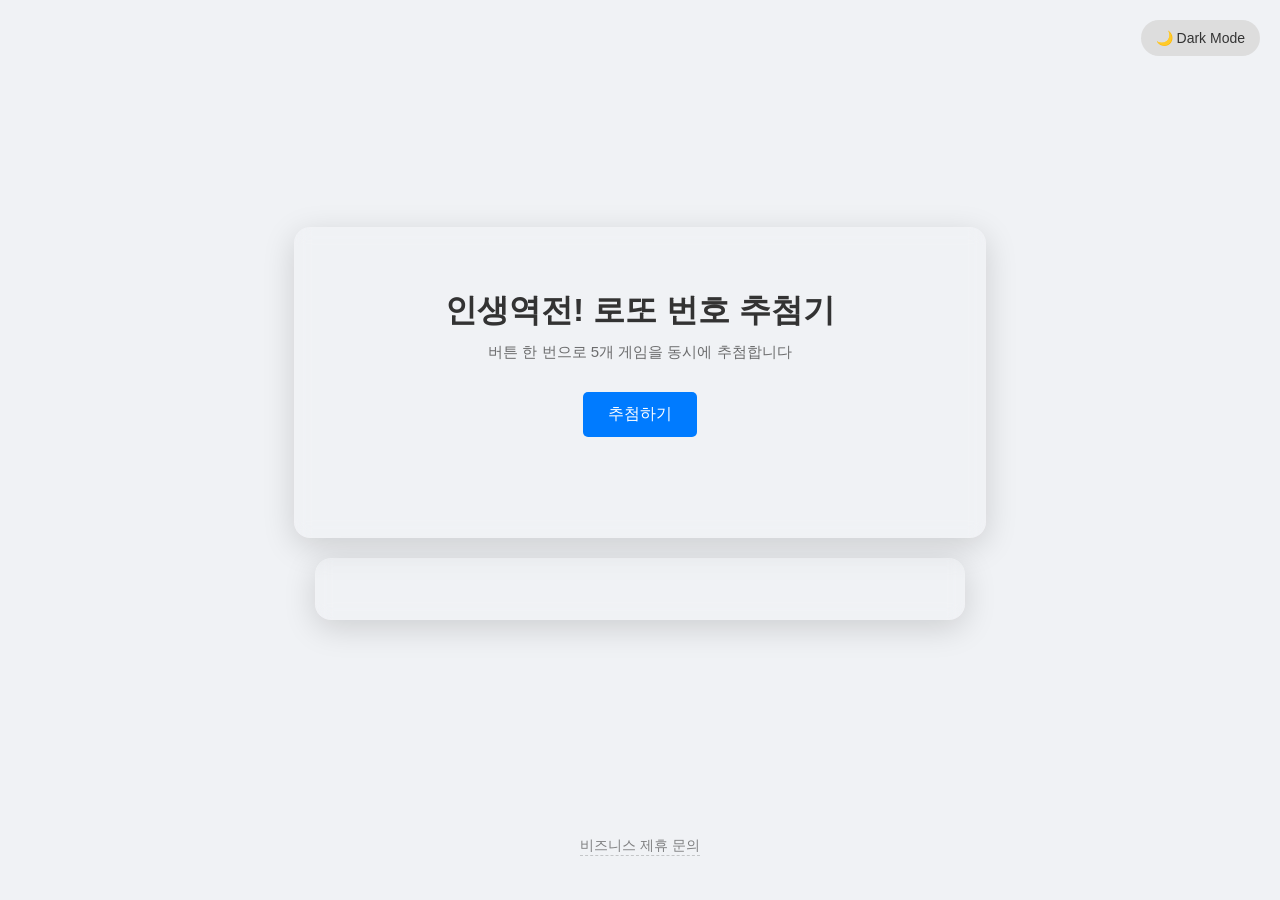
<file: index.html>
<!doctype html>
<html lang="ko">
<head>
  <!-- Google tag (gtag.js) -->
  <script async src="https://www.googletagmanager.com/gtag/js?id=G-Q3KY8VD3ZP"></script>
  <script>
    window.dataLayer = window.dataLayer || [];
    function gtag(){dataLayer.push(arguments);}
    gtag('js', new Date());

    gtag('config', 'G-Q3KY8VD3ZP');
  </script>
  <!-- Microsoft Clarity -->
  <script type="text/javascript">
      (function(c,l,a,r,i,t,y){
          c[a]=c[a]||function(){(c[a].q=c[a].q||[]).push(arguments)};
          t=l.createElement(r);t.async=1;t.src="https://www.clarity.ms/tag/"+i;
          y=l.getElementsByTagName(r)[0];y.parentNode.insertBefore(t,y);
      })(window, document, "clarity", "script", "x297ptvchc");
  </script>
  <meta charset="UTF-8" />
  <meta name="viewport" content="width=device-width, initial-scale=1.0" />
  <title>인생역전! 로또 번호 추첨기</title>
  <link href="style.css" rel="stylesheet">
</head>
<body>
  <button id="theme-toggle">🌙 Dark Mode</button>
  <div class="container">
    <h1>인생역전! 로또 번호 추첨기</h1>
    <p class="subtitle">버튼 한 번으로 5개 게임을 동시에 추첨합니다</p>
    <button id="generate-button">추첨하기</button>
    <div id="numbers-display"></div>
  </div>

  <div class="comments-container"></div>

  <footer>
    <a href="partnership.html" class="footer-link">비즈니스 제휴 문의</a>
  </footer>

  <script defer type="text/javascript" src="main.js"></script>
</body>
</html>
</file>
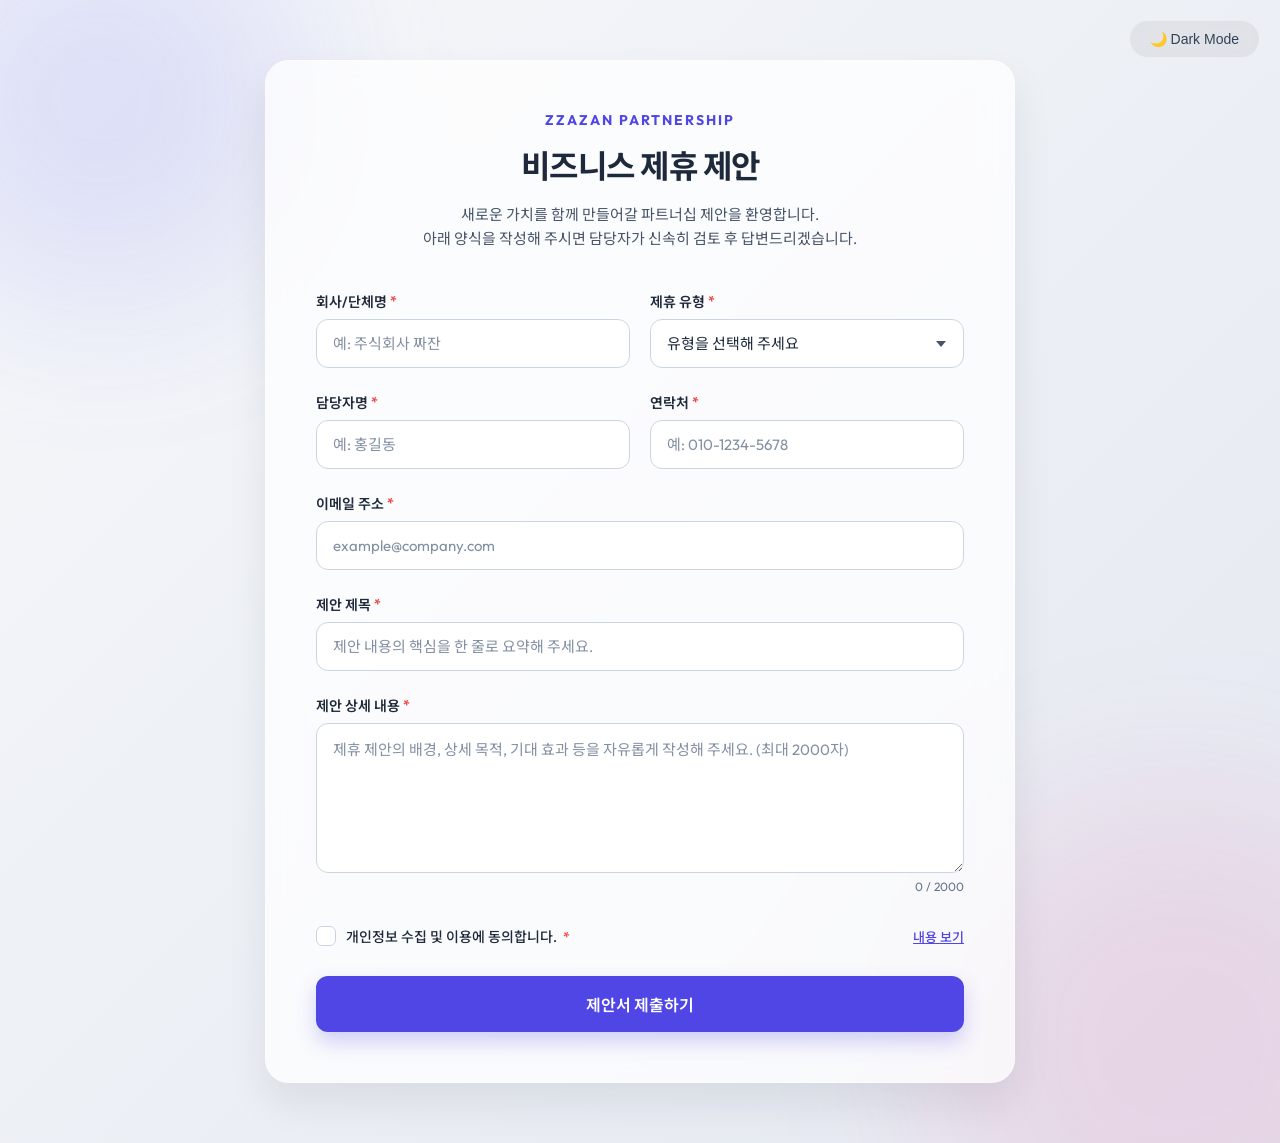
<file: partnership.html>
<!DOCTYPE html>
<html lang="ko">
<head>
  <!-- Google tag (gtag.js) -->
  <script async src="https://www.googletagmanager.com/gtag/js?id=G-Q3KY8VD3ZP"></script>
  <script>
    window.dataLayer = window.dataLayer || [];
    function gtag(){dataLayer.push(arguments);}
    gtag('js', new Date());

    gtag('config', 'G-Q3KY8VD3ZP');
  </script>
  <!-- Microsoft Clarity -->
  <script type="text/javascript">
      (function(c,l,a,r,i,t,y){
          c[a]=c[a]||function(){(c[a].q=c[a].q||[]).push(arguments)};
          t=l.createElement(r);t.async=1;t.src="https://www.clarity.ms/tag/"+i;
          y=l.getElementsByTagName(r)[0];y.parentNode.insertBefore(t,y);
      })(window, document, "clarity", "script", "x297ptvchc");
  </script>
  <meta charset="UTF-8">
  <meta name="viewport" content="width=device-width, initial-scale=1.0">
  <title>비즈니스 제휴 문의 | Zzazan</title>
  <meta name="description" content="Zzazan과의 비즈니스 제휴 및 파트너십 문의 양식입니다. 제안을 남겨주시면 검토 후 연락드리겠습니다.">
  <link rel="stylesheet" href="partnership.css">
  <link rel="preconnect" href="https://fonts.googleapis.com">
  <link rel="preconnect" href="https://fonts.gstatic.com" crossorigin>
  <link href="https://fonts.googleapis.com/css2?family=Outfit:wght@300;400;500;600;700&family=Noto+Sans+KR:wght@300;400;500;700&display=swap" rel="stylesheet">
</head>
<body>
  <!-- Dark/Light Theme Toggle -->
  <button id="theme-toggle" class="theme-toggle-btn" aria-label="테마 전환">🌙 Dark Mode</button>

  <div class="background-decorations">
    <div class="circle circle-1"></div>
    <div class="circle circle-2"></div>
  </div>

  <main class="form-container">
    <header class="form-header">
      <div class="logo">Zzazan Partnership</div>
      <h1>비즈니스 제휴 제안</h1>
      <p class="subtitle">새로운 가치를 함께 만들어갈 파트너십 제안을 환영합니다.<br>아래 양식을 작성해 주시면 담당자가 신속히 검토 후 답변드리겠습니다.</p>
    </header>

    <!--
      [Formspree 설정 안내]
      action의 'YOUR_FORMSPREE_ID' 부분을 발급받으신 Formspree Form ID로 변경해 주세요.
      예시: https://formspree.io/f/xbjnqwdz
    -->
    <form id="partnership-form" action="https://formspree.io/f/meewjbzp" method="POST" class="partnership-form">
      
      <!-- Hidden Honeypot field to prevent spam (Formspree feature) -->
      <input type="text" name="_gotcha" style="display:none">

      <div class="form-grid">
        <!-- 회사/단체명 -->
        <div class="form-group">
          <label for="company">회사/단체명 <span class="required">*</span></label>
          <input type="text" id="company" name="company" required placeholder="예: 주식회사 짜잔" autocomplete="organization">
          <span class="error-msg">회사 또는 단체명을 입력해 주세요.</span>
        </div>

        <!-- 제휴 유형 -->
        <div class="form-group">
          <label for="partnership-type">제휴 유형 <span class="required">*</span></label>
          <div class="select-wrapper">
            <select id="partnership-type" name="partnership_type" required>
              <option value="" disabled selected>유형을 선택해 주세요</option>
              <option value="marketing">마케팅 / 프로모션 제휴</option>
              <option value="content">콘텐츠 라이선싱 및 제공</option>
              <option value="technology">기술 협력 및 API 연동</option>
              <option value="sales">판매 / 총판 대리점 문의</option>
              <option value="other">기타 비즈니스 협력</option>
            </select>
          </div>
          <span class="error-msg">제휴 유형을 선택해 주세요.</span>
        </div>

        <!-- 담당자명 -->
        <div class="form-group">
          <label for="name">담당자명 <span class="required">*</span></label>
          <input type="text" id="name" name="name" required placeholder="예: 홍길동" autocomplete="name">
          <span class="error-msg">담당자명을 입력해 주세요.</span>
        </div>

        <!-- 연락처 전화번호 -->
        <div class="form-group">
          <label for="phone">연락처 <span class="required">*</span></label>
          <input type="tel" id="phone" name="phone" required placeholder="예: 010-1234-5678" autocomplete="tel">
          <span class="error-msg">올바른 연락처를 입력해 주세요.</span>
        </div>

        <!-- 담당자 이메일 (전체 너비) -->
        <div class="form-group full-width">
          <label for="email">이메일 주소 <span class="required">*</span></label>
          <input type="email" id="email" name="email" required placeholder="example@company.com" autocomplete="email">
          <span class="error-msg">올바른 이메일 형식을 입력해 주세요.</span>
        </div>

        <!-- 제안 제목 (전체 너비) -->
        <div class="form-group full-width">
          <label for="title">제안 제목 <span class="required">*</span></label>
          <input type="text" id="title" name="title" required placeholder="제안 내용의 핵심을 한 줄로 요약해 주세요.">
          <span class="error-msg">제목을 입력해 주세요.</span>
        </div>

        <!-- 제안 상세 내용 (전체 너비) -->
        <div class="form-group full-width">
          <label for="message">제안 상세 내용 <span class="required">*</span></label>
          <textarea id="message" name="message" required placeholder="제휴 제안의 배경, 상세 목적, 기대 효과 등을 자유롭게 작성해 주세요. (최대 2000자)" maxlength="2000"></textarea>
          <div class="char-count"><span id="current-chars">0</span> / 2000</div>
          <span class="error-msg">상세 내용을 입력해 주세요.</span>
        </div>

        <!-- 개인정보 수집 동의 (전체 너비) -->
        <div class="form-group full-width checkbox-group">
          <label class="checkbox-container">
            <input type="checkbox" id="privacy-agreement" required name="privacy_agreement" value="agreed">
            <span class="checkmark"></span>
            <span class="checkbox-text">개인정보 수집 및 이용에 동의합니다. <span class="required">*</span></span>
          </label>
          <a href="#" class="privacy-link" onclick="alert('제휴 문의 처리 목적으로 회사명, 담당자명, 연락처, 이메일을 수집하며, 검토 완료 후 1년간 보관 후 파기합니다.')">내용 보기</a>
          <span class="error-msg">개인정보 수집 및 이용에 동의해야 문의 접수가 가능합니다.</span>
        </div>
      </div>

      <!-- 제출 버튼 -->
      <button type="submit" id="submit-btn" class="submit-btn">
        <span class="btn-text">제안서 제출하기</span>
        <span class="spinner" aria-hidden="true"></span>
      </button>
    </form>

    <!-- Success Screen (Hidden by default) -->
    <div id="success-message" class="status-card success-card" style="display: none;">
      <div class="icon-circle">
        <svg class="checkmark-svg" viewBox="0 0 52 52">
          <circle class="checkmark-circle" cx="26" cy="26" r="25" fill="none"/>
          <path class="checkmark-check" fill="none" d="M14.1 27.2l7.1 7.2 16.7-16.8"/>
        </svg>
      </div>
      <h2>제안이 성공적으로 접수되었습니다!</h2>
      <p>보내주신 제휴 제안 내용을 소중히 검토한 후, 기재해주신 이메일 또는 연락처를 통해 영업일 기준 3~5일 이내에 연락드리겠습니다.</p>
      <button id="reset-btn" class="secondary-btn">새 문의 작성하기</button>
    </div>

    <!-- Error Screen (Hidden by default) -->
    <div id="error-message" class="status-card error-card" style="display: none;">
      <div class="icon-circle error-icon">
        <svg class="error-svg" viewBox="0 0 52 52">
          <circle class="error-circle" cx="26" cy="26" r="25" fill="none"/>
          <path class="error-line1" d="M16 16 36 36"/>
          <path class="error-line2" d="M36 16 16 36"/>
        </svg>
      </div>
      <h2>제출에 실패했습니다</h2>
      <p>서버 통신 중 오류가 발생했거나 Formspree ID가 아직 설정되지 않았습니다. 잠시 후 다시 시도해 주세요.</p>
      <button id="retry-btn" class="secondary-btn">다시 시도하기</button>
    </div>
  </main>

  <script src="partnership.js"></script>
</body>
</html>
</file>
<file: style.css>
:root {
  --bg-color: #f0f2f5;
  --text-color: #333;
  --btn-bg: #007bff;
  --btn-hover: #0056b3;
  --ball-bg: #ff6b6b;
  --ball-text: white;
  --toggle-bg: #ddd;
  --toggle-text: #333;
}

[data-theme="dark"] {
  --bg-color: #18191a;
  --text-color: #e4e6eb;
  --btn-bg: #3a3b3c;
  --btn-hover: #4e4f50;
  --ball-bg: #ff4757;
  --ball-text: white;
  --toggle-bg: #333;
  --toggle-text: #f0f0f0;
}

body {
  font-family: 'Arial', sans-serif;
  display: flex;
  flex-direction: column;
  align-items: center;
  justify-content: flex-start;
  min-height: 100vh;
  box-sizing: border-box;
  padding: 45px 20px;
  background-color: var(--bg-color);
  color: var(--text-color);
  margin: 0;
  transition: background-color 0.3s ease, color 0.3s ease;
}

h1 {
  color: var(--text-color);
  margin-bottom: 30px;
}

#theme-toggle {
  position: absolute;
  top: 20px;
  right: 20px;
  padding: 10px 15px;
  font-size: 14px;
  background-color: var(--toggle-bg);
  color: var(--toggle-text);
  border: none;
  border-radius: 20px;
  cursor: pointer;
  transition: background-color 0.3s ease;
}

#theme-toggle:hover {
  opacity: 0.8;
}

#generate-button {
  padding: 12px 25px;
  font-size: 16px;
  color: white;
  background-color: var(--btn-bg);
  border: none;
  border-radius: 5px;
  cursor: pointer;
  transition: background-color 0.3s ease;
  margin-bottom: 30px;
}

#generate-button:hover {
  background-color: var(--btn-hover);
}

.container {
  max-width: 650px;
  width: 100%;
  padding: 40px 20px;
  text-align: center;
  background: rgba(255, 255, 255, 0.02);
  border: 1px solid rgba(255, 255, 255, 0.05);
  border-radius: 16px;
  box-shadow: 0 8px 32px 0 rgba(0, 0, 0, 0.15);
  backdrop-filter: blur(8px);
  -webkit-backdrop-filter: blur(8px);
  margin-top: auto;
  margin-bottom: 20px;
}

.comments-container {
  max-width: 650px;
  width: 100%;
  padding: 30px;
  background: rgba(255, 255, 255, 0.02);
  border: 1px solid rgba(255, 255, 255, 0.05);
  border-radius: 16px;
  box-shadow: 0 8px 32px 0 rgba(0, 0, 0, 0.15);
  backdrop-filter: blur(8px);
  -webkit-backdrop-filter: blur(8px);
  margin-bottom: auto;
  box-sizing: border-box;
}

.subtitle {
  color: var(--text-color);
  opacity: 0.7;
  margin-top: -20px;
  margin-bottom: 30px;
  font-size: 15px;
}

#numbers-display {
  display: flex;
  flex-direction: column;
  gap: 15px;
  padding: 10px 0;
  margin-top: 10px;
}

.game-row {
  display: flex;
  align-items: center;
  justify-content: space-between;
  padding: 12px 20px;
  background-color: rgba(0, 0, 0, 0.02);
  border: 1px solid rgba(0, 0, 0, 0.04);
  border-radius: 12px;
  transition: transform 0.2s ease, background-color 0.2s ease;
}

[data-theme="dark"] .game-row {
  background-color: rgba(255, 255, 255, 0.02);
  border: 1px solid rgba(255, 255, 255, 0.04);
}

.game-row:hover {
  transform: translateY(-1px);
  background-color: rgba(0, 0, 0, 0.04);
}

[data-theme="dark"] .game-row:hover {
  background-color: rgba(255, 255, 255, 0.04);
}

.game-label {
  font-weight: bold;
  font-size: 16px;
  color: var(--text-color);
  opacity: 0.9;
}

.balls-container {
  display: flex;
  gap: 10px;
}

.lottery-number {
  width: 42px;
  height: 42px;
  background-color: var(--ball-bg);
  color: var(--ball-text);
  border-radius: 50%;
  display: flex;
  justify-content: center;
  align-items: center;
  font-size: 16px;
  font-weight: bold;
  box-shadow: 0 4px 8px rgba(0, 0, 0, 0.1);
  transition: transform 0.3s cubic-bezier(0.175, 0.885, 0.32, 1.275), opacity 0.3s ease;
  animation: popIn 0.4s cubic-bezier(0.175, 0.885, 0.32, 1.275) forwards;
}

@keyframes popIn {
  from {
    opacity: 0;
    transform: scale(0.6) rotate(-90deg);
  }
  to {
    opacity: 1;
    transform: scale(1) rotate(0deg);
  }
}

/* 로또 번호 대역별 5가지 색상 (대한민국 공식 로또 기준) */
.ball-color-1 {
  background: linear-gradient(135deg, #fef08a 0%, #facc15 100%) !important; /* 1 ~ 10: 노랑 */
  color: #2c2c2c !important;
  text-shadow: none !important;
  box-shadow: 0 4px 8px rgba(234, 179, 8, 0.2), inset 0 2px 4px rgba(255, 255, 255, 0.4);
}
.ball-color-2 {
  background: linear-gradient(135deg, #93c5fd 0%, #2563eb 100%) !important; /* 11 ~ 20: 파랑 */
  box-shadow: 0 4px 8px rgba(37, 99, 235, 0.2), inset 0 2px 4px rgba(255, 255, 255, 0.3);
}
.ball-color-3 {
  background: linear-gradient(135deg, #fca5a5 0%, #dc2626 100%) !important; /* 21 ~ 30: 빨강 */
  box-shadow: 0 4px 8px rgba(220, 38, 38, 0.2), inset 0 2px 4px rgba(255, 255, 255, 0.3);
}
.ball-color-4 {
  background: linear-gradient(135deg, #d1d5db 0%, #4b5563 100%) !important; /* 31 ~ 40: 회색 */
  box-shadow: 0 4px 8px rgba(75, 85, 99, 0.2), inset 0 2px 4px rgba(255, 255, 255, 0.3);
}
.ball-color-5 {
  background: linear-gradient(135deg, #86efac 0%, #16a34a 100%) !important; /* 41 ~ 45: 초록 */
  box-shadow: 0 4px 8px rgba(22, 163, 74, 0.2), inset 0 2px 4px rgba(255, 255, 255, 0.3);
}

@media (max-width: 500px) {
  .game-row {
    flex-direction: column;
    gap: 12px;
    padding: 15px;
  }
  .balls-container {
    gap: 6px;
  }
  .lottery-number {
    width: 36px;
    height: 36px;
    font-size: 14px;
  }
}

footer {
  margin-top: 35px;
  text-align: center;
  font-size: 14px;
  width: 100%;
}

.footer-link {
  color: var(--text-color);
  opacity: 0.6;
  text-decoration: none;
  border-bottom: 1px dashed rgba(0, 0, 0, 0.3);
  padding-bottom: 2px;
  transition: all 0.2s ease;
}

[data-theme="dark"] .footer-link {
  border-bottom-color: rgba(255, 255, 255, 0.3);
}

.footer-link:hover {
  opacity: 1;
  border-bottom-color: var(--text-color);
  border-bottom-style: solid;
}
</file>
<file: partnership.css>
/* CSS Variable Definitions for Light and Dark Modes */
:root {
  /* Light Mode Palette */
  --bg-gradient: linear-gradient(135deg, #f5f7fa 0%, #e4e8f0 100%);
  --card-bg: rgba(255, 255, 255, 0.75);
  --card-border: rgba(255, 255, 255, 0.4);
  --text-primary: #1e293b;
  --text-secondary: #475569;
  --text-muted: #64748b;
  --input-bg: rgba(255, 255, 255, 0.9);
  --input-border: #cbd5e1;
  --input-focus: #4f46e5;
  --input-focus-shadow: rgba(79, 70, 229, 0.15);
  --accent-color: #4f46e5;
  --accent-hover: #4338ca;
  --success-color: #10b981;
  --error-color: #ef4444;
  --toggle-bg: rgba(0, 0, 0, 0.05);
  --toggle-text: #334155;
  --shadow-color: rgba(15, 23, 42, 0.08);
  --decor-circle-1: rgba(99, 102, 241, 0.15);
  --decor-circle-2: rgba(236, 72, 153, 0.12);
}

[data-theme="dark"] {
  /* Dark Mode Palette */
  --bg-gradient: linear-gradient(135deg, #0f172a 0%, #020617 100%);
  --card-bg: rgba(30, 41, 59, 0.7);
  --card-border: rgba(255, 255, 255, 0.08);
  --text-primary: #f8fafc;
  --text-secondary: #cbd5e1;
  --text-muted: #94a3b8;
  --input-bg: rgba(15, 23, 42, 0.6);
  --input-border: #334155;
  --input-focus: #818cf8;
  --input-focus-shadow: rgba(129, 140, 248, 0.25);
  --accent-color: #6366f1;
  --accent-hover: #4f46e5;
  --success-color: #34d399;
  --error-color: #f87171;
  --toggle-bg: rgba(255, 255, 255, 0.08);
  --toggle-text: #f1f5f9;
  --shadow-color: rgba(0, 0, 0, 0.4);
  --decor-circle-1: rgba(99, 102, 241, 0.25);
  --decor-circle-2: rgba(236, 72, 153, 0.2);
}

/* Reset & Base Styles */
* {
  box-sizing: border-box;
  margin: 0;
  padding: 0;
}

body {
  font-family: 'Outfit', 'Noto Sans KR', sans-serif;
  background: var(--bg-gradient);
  color: var(--text-primary);
  min-height: 100vh;
  display: flex;
  justify-content: center;
  align-items: center;
  padding: 60px 20px;
  position: relative;
  overflow-x: hidden;
  transition: background 0.4s ease, color 0.4s ease;
}

/* Theme Toggle Button */
.theme-toggle-btn {
  position: fixed;
  top: 20px;
  right: 20px;
  padding: 10px 20px;
  font-size: 14px;
  font-weight: 500;
  background-color: var(--toggle-bg);
  color: var(--toggle-text);
  border: 1px solid var(--card-border);
  border-radius: 30px;
  cursor: pointer;
  backdrop-filter: blur(8px);
  -webkit-backdrop-filter: blur(8px);
  transition: all 0.3s cubic-bezier(0.4, 0, 0.2, 1);
  z-index: 100;
}

.theme-toggle-btn:hover {
  transform: translateY(-2px);
  box-shadow: 0 4px 12px var(--shadow-color);
}

/* Decorative Background Elements */
.background-decorations {
  position: absolute;
  top: 0;
  left: 0;
  width: 100%;
  height: 100%;
  overflow: hidden;
  z-index: -1;
  pointer-events: none;
}

.circle {
  position: absolute;
  border-radius: 50%;
  filter: blur(80px);
  animation: floatDecoration 12s infinite alternate ease-in-out;
}

.circle-1 {
  width: 400px;
  height: 400px;
  background: var(--decor-circle-1);
  top: -100px;
  left: -100px;
}

.circle-2 {
  width: 500px;
  height: 500px;
  background: var(--decor-circle-2);
  bottom: -150px;
  right: -150px;
  animation-delay: -6s;
}

@keyframes floatDecoration {
  0% {
    transform: translateY(0) scale(1);
  }
  100% {
    transform: translateY(50px) scale(1.1);
  }
}

/* Glassmorphism Card Container */
.form-container {
  max-width: 750px;
  width: 100%;
  background: var(--card-bg);
  border: 1px solid var(--card-border);
  border-radius: 24px;
  padding: 50px;
  box-shadow: 0 20px 40px var(--shadow-color);
  backdrop-filter: blur(16px);
  -webkit-backdrop-filter: blur(16px);
  transition: background 0.4s ease, border 0.4s ease, box-shadow 0.4s ease;
  position: relative;
}

/* Form Header */
.form-header {
  text-align: center;
  margin-bottom: 40px;
}

.logo {
  font-size: 14px;
  font-weight: 700;
  text-transform: uppercase;
  letter-spacing: 2px;
  color: var(--accent-color);
  margin-bottom: 12px;
}

.form-header h1 {
  font-size: 32px;
  font-weight: 700;
  margin-bottom: 16px;
  letter-spacing: -0.5px;
}

.subtitle {
  color: var(--text-secondary);
  font-size: 15px;
  line-height: 1.6;
}

/* Grid Layout for Form */
.form-grid {
  display: grid;
  grid-template-columns: 1fr 1fr;
  gap: 24px 20px;
  margin-bottom: 30px;
}

.form-group {
  display: flex;
  flex-direction: column;
  position: relative;
}

.form-group.full-width {
  grid-column: span 2;
}

/* Labels and Inputs */
label {
  font-size: 14px;
  font-weight: 600;
  margin-bottom: 8px;
  color: var(--text-primary);
  display: flex;
  align-items: center;
}

.required {
  color: var(--error-color);
  margin-left: 3px;
}

input[type="text"],
input[type="email"],
input[type="tel"],
select,
textarea {
  width: 100%;
  padding: 14px 16px;
  font-family: inherit;
  font-size: 15px;
  background-color: var(--input-bg);
  border: 1px solid var(--input-border);
  border-radius: 12px;
  color: var(--text-primary);
  transition: all 0.3s cubic-bezier(0.4, 0, 0.2, 1);
  outline: none;
}

input::placeholder,
textarea::placeholder {
  color: var(--text-muted);
  opacity: 0.8;
}

/* Focus and Validation Styling */
input:focus,
select:focus,
textarea:focus {
  border-color: var(--input-focus);
  box-shadow: 0 0 0 4px var(--input-focus-shadow);
  background-color: rgba(255, 255, 255, 1);
}

[data-theme="dark"] input:focus,
[data-theme="dark"] select:focus,
[data-theme="dark"] textarea:focus {
  background-color: rgba(15, 23, 42, 0.9);
}

/* Error messages and states */
.error-msg {
  font-size: 12px;
  color: var(--error-color);
  margin-top: 6px;
  display: none;
  opacity: 0;
  transform: translateY(-5px);
  transition: all 0.3s ease;
}

.form-group.has-error input,
.form-group.has-error select,
.form-group.has-error textarea {
  border-color: var(--error-color);
  background-color: rgba(239, 68, 68, 0.03);
}

.form-group.has-error .error-msg {
  display: block;
  opacity: 1;
  transform: translateY(0);
}

/* Custom Dropdown select indicator */
.select-wrapper {
  position: relative;
}

.select-wrapper::after {
  content: "";
  position: absolute;
  right: 18px;
  top: 50%;
  transform: translateY(-50%);
  border-left: 5px solid transparent;
  border-right: 5px solid transparent;
  border-top: 6px solid var(--text-secondary);
  pointer-events: none;
  transition: transform 0.3s ease;
}

select {
  appearance: none;
  -webkit-appearance: none;
  cursor: pointer;
  padding-right: 40px;
}

select:focus + .select-wrapper::after {
  transform: translateY(-50%) rotate(180deg);
}

/* Custom Textarea & Char Count */
textarea {
  min-height: 150px;
  resize: vertical;
  line-height: 1.6;
}

.char-count {
  align-self: flex-end;
  font-size: 12px;
  color: var(--text-muted);
  margin-top: 6px;
}

/* Custom Checkbox */
.checkbox-group {
  flex-direction: row;
  align-items: center;
  justify-content: space-between;
  margin-top: 8px;
}

.checkbox-container {
  display: flex;
  align-items: center;
  position: relative;
  cursor: pointer;
  user-select: none;
  margin-bottom: 0;
  font-weight: 500;
  font-size: 14px;
}

.checkbox-container input {
  position: absolute;
  opacity: 0;
  cursor: pointer;
  height: 0;
  width: 0;
}

.checkmark {
  position: relative;
  display: inline-block;
  height: 20px;
  width: 20px;
  background-color: var(--input-bg);
  border: 1px solid var(--input-border);
  border-radius: 6px;
  margin-right: 10px;
  transition: all 0.3s cubic-bezier(0.4, 0, 0.2, 1);
}

.checkbox-container:hover input ~ .checkmark {
  border-color: var(--input-focus);
}

.checkbox-container input:checked ~ .checkmark {
  background-color: var(--accent-color);
  border-color: var(--accent-color);
}

.checkmark::after {
  content: "";
  position: absolute;
  display: none;
  left: 6px;
  top: 2px;
  width: 5px;
  height: 10px;
  border: solid white;
  border-width: 0 2px 2px 0;
  transform: rotate(45deg);
}

.checkbox-container input:checked ~ .checkmark::after {
  display: block;
}

.privacy-link {
  font-size: 13px;
  color: var(--accent-color);
  text-decoration: underline;
  cursor: pointer;
  font-weight: 500;
  transition: color 0.3s ease;
}

.privacy-link:hover {
  color: var(--accent-hover);
}

/* Submit Button & Animations */
.submit-btn {
  display: flex;
  justify-content: center;
  align-items: center;
  width: 100%;
  padding: 16px;
  font-size: 16px;
  font-weight: 600;
  font-family: inherit;
  color: white;
  background: var(--accent-color);
  border: none;
  border-radius: 12px;
  cursor: pointer;
  box-shadow: 0 10px 20px rgba(79, 70, 229, 0.25);
  transition: all 0.3s cubic-bezier(0.4, 0, 0.2, 1);
  position: relative;
  overflow: hidden;
}

.submit-btn:hover {
  background: var(--accent-hover);
  transform: translateY(-2px);
  box-shadow: 0 12px 24px rgba(79, 70, 229, 0.35);
}

.submit-btn:active {
  transform: translateY(0);
}

/* Button Spinner state */
.submit-btn .spinner {
  display: none;
  width: 20px;
  height: 20px;
  border: 3px solid rgba(255, 255, 255, 0.3);
  border-radius: 50%;
  border-top-color: white;
  animation: spin 0.8s linear infinite;
  margin-left: 10px;
}

.submit-btn.is-loading {
  pointer-events: none;
  opacity: 0.8;
}

.submit-btn.is-loading .spinner {
  display: inline-block;
}

@keyframes spin {
  to {
    transform: rotate(360deg);
  }
}

/* Success/Error Status Card Screens */
.status-card {
  text-align: center;
  padding: 40px 10px;
  animation: scaleIn 0.5s cubic-bezier(0.34, 1.56, 0.64, 1) forwards;
}

@keyframes scaleIn {
  from {
    transform: scale(0.9);
    opacity: 0;
  }
  to {
    transform: scale(1);
    opacity: 1;
  }
}

.status-card h2 {
  font-size: 26px;
  font-weight: 700;
  margin: 24px 0 12px;
}

.status-card p {
  color: var(--text-secondary);
  font-size: 15px;
  line-height: 1.6;
  max-width: 480px;
  margin: 0 auto 30px;
}

.icon-circle {
  width: 80px;
  height: 80px;
  background-color: rgba(16, 185, 129, 0.1);
  border-radius: 50%;
  display: flex;
  align-items: center;
  justify-content: center;
  margin: 0 auto;
}

.icon-circle.error-icon {
  background-color: rgba(239, 110, 110, 0.1);
}

/* SVG Checkmark/Error animations */
.checkmark-svg {
  width: 40px;
  height: 40px;
  stroke: var(--success-color);
  stroke-width: 4;
  stroke-linecap: round;
  stroke-linejoin: round;
  fill: none;
}

.checkmark-circle {
  stroke-dasharray: 166;
  stroke-dashoffset: 166;
  stroke: var(--success-color);
  stroke-width: 2;
  animation: strokeCircle 0.6s cubic-bezier(0.65, 0, 0.45, 1) forwards;
}

.checkmark-check {
  stroke-dasharray: 48;
  stroke-dashoffset: 48;
  animation: strokeCheck 0.3s cubic-bezier(0.65, 0, 0.45, 1) 0.6s forwards;
}

.error-svg {
  width: 32px;
  height: 32px;
  stroke: var(--error-color);
  stroke-width: 4;
  stroke-linecap: round;
  fill: none;
}

.error-circle {
  stroke-dasharray: 166;
  stroke-dashoffset: 166;
  stroke: var(--error-color);
  stroke-width: 2;
  animation: strokeCircle 0.6s cubic-bezier(0.65, 0, 0.45, 1) forwards;
}

.error-line1, .error-line2 {
  stroke-dasharray: 30;
  stroke-dashoffset: 30;
}

.error-line1 {
  animation: strokeCheck 0.3s cubic-bezier(0.65, 0, 0.45, 1) 0.5s forwards;
}

.error-line2 {
  animation: strokeCheck 0.3s cubic-bezier(0.65, 0, 0.45, 1) 0.7s forwards;
}

@keyframes strokeCircle {
  100% {
    stroke-dashoffset: 0;
  }
}

@keyframes strokeCheck {
  100% {
    stroke-dashoffset: 0;
  }
}

.secondary-btn {
  padding: 12px 28px;
  font-family: inherit;
  font-size: 15px;
  font-weight: 600;
  border-radius: 12px;
  border: 1px solid var(--input-border);
  background-color: var(--input-bg);
  color: var(--text-primary);
  cursor: pointer;
  transition: all 0.3s ease;
}

.secondary-btn:hover {
  background-color: var(--text-primary);
  color: var(--input-bg);
  border-color: var(--text-primary);
}

/* Responsive Design */
@media (max-width: 768px) {
  body {
    padding: 40px 16px;
  }
  
  .form-container {
    padding: 30px 20px;
  }

  .form-header h1 {
    font-size: 26px;
  }

  .form-grid {
    grid-template-columns: 1fr;
    gap: 16px;
  }

  .form-group.full-width {
    grid-column: span 1;
  }

  .checkbox-group {
    flex-direction: column;
    align-items: flex-start;
    gap: 10px;
  }
}
</file>
